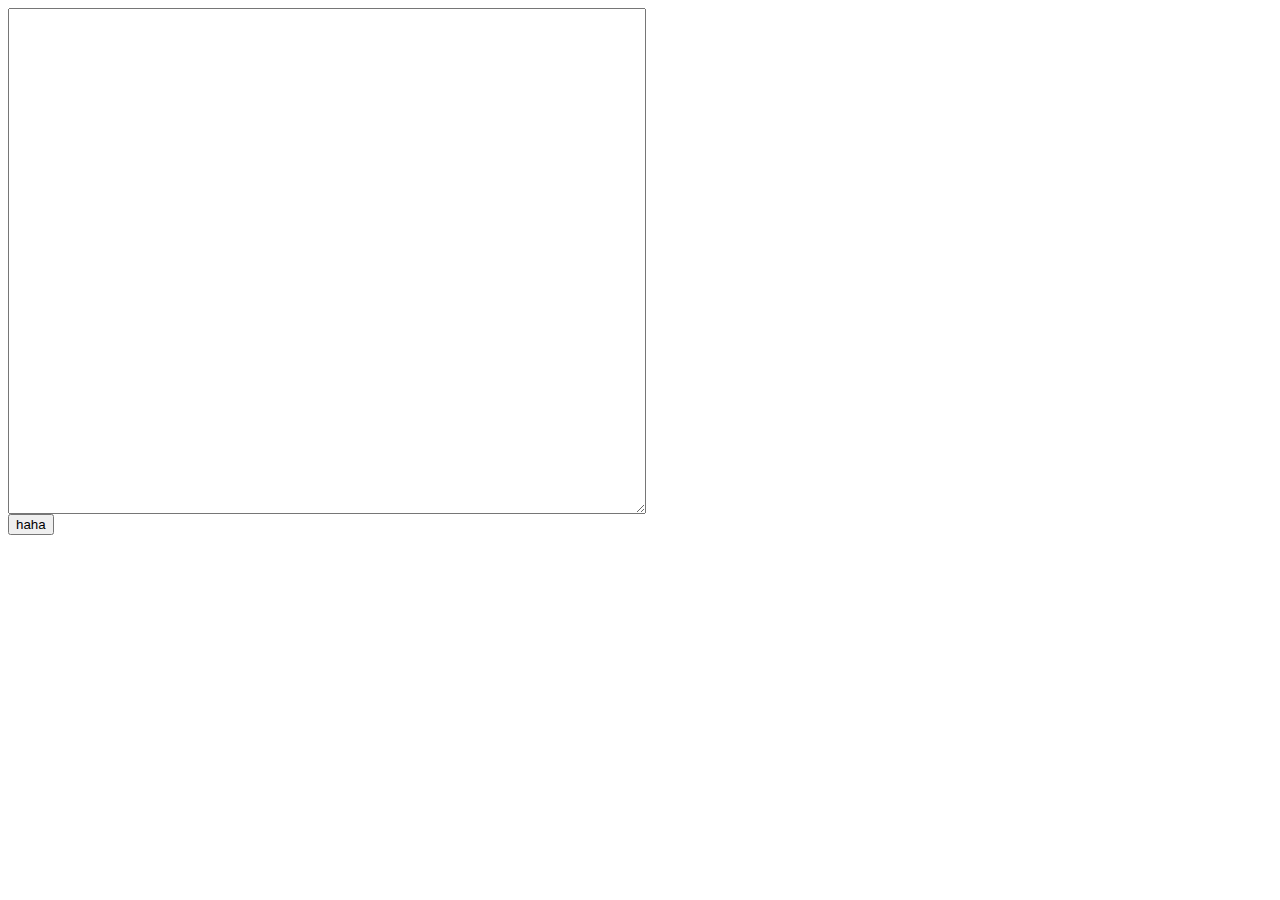
<file: functions/dwxx/tmp.htm>
<!DOCTYPE html PUBLIC "-//W3C//DTD HTML 4.01 Transitional//EN" "http://www.w3.org/TR/html4/loose.dtd">
<meta charset="UTF-8" content="">
<meta content="width=device-width,user-scalable=no" name="viewport">
<meta name="x5-fullscreen" content="true">
<meta name="full-screen" content="yes">
<html xmlns="http://www.w3.org/1999/xhtml">

<head>
    <title></title>
    <base href="http://192.168.1.15/cdapp/functions/dwxx/" />
    <base target="_blank" />
    <script src="http://ajax.aspnetcdn.com/ajax/jQuery/jquery-3.2.1.min.js"></script>
</head>
<body>
    <div>
            <textarea style="height:500px;width:50%"></textarea>
    </div>
    <div>
            <input id="test" type="button" value="haha">
    </div>

<script>
    $("#test").click(function(){
        //$.ajaxSetup({async: false});
        //alert("going");
        url="tmp.php";
        //setInterval("", 1000);
        $.get(url,function(data,status){
            alert(data+" "+status);
        });
    });
</script>
</body>
</file>
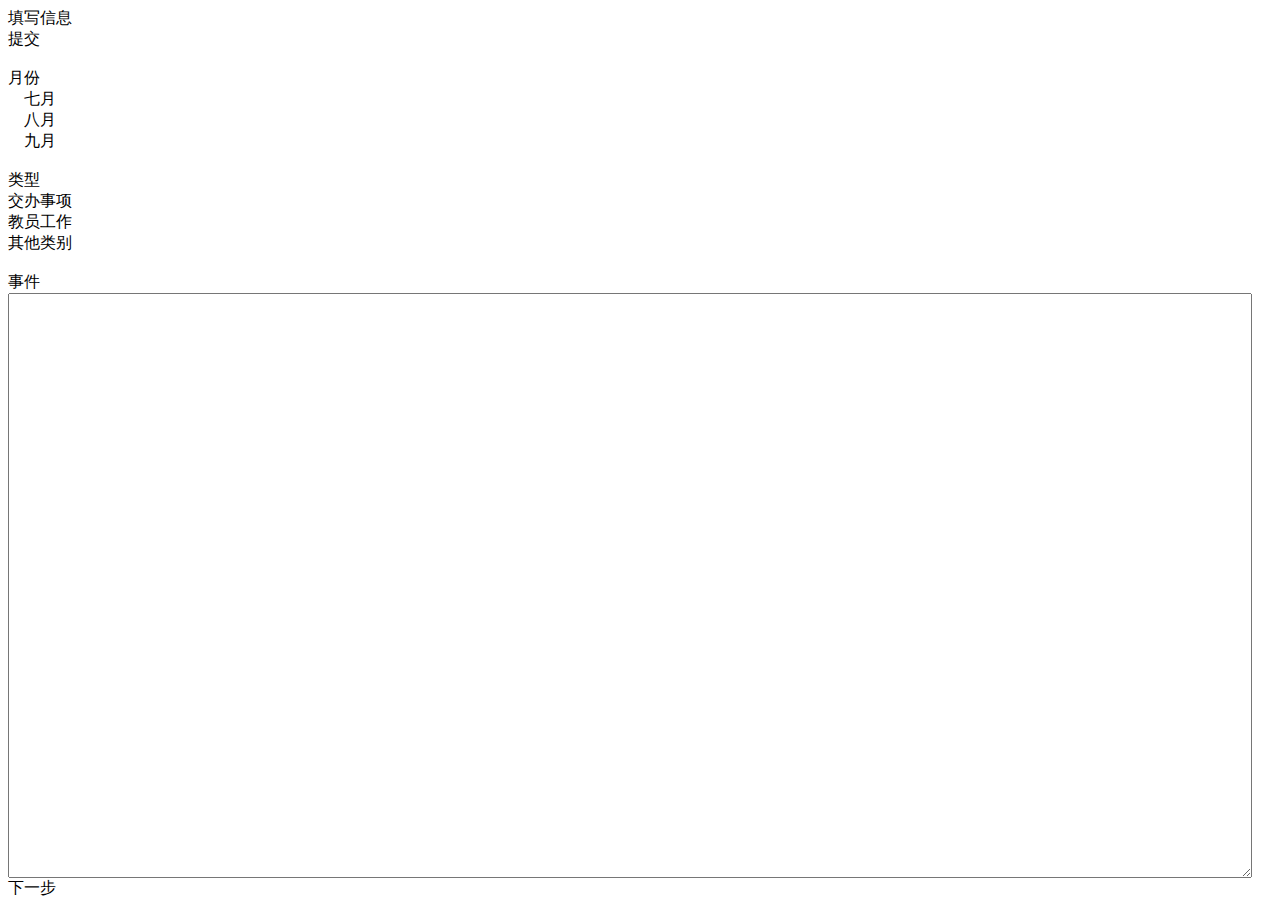
<file: functions/jxgl/test.html>
<!DOCTYPE html PUBLIC "-//W3C//DTD HTML 4.01 Transitional//EN" "http://www.w3.org/TR/html4/loose.dtd">
<meta charset="UTF-8" content="">
<meta name="viewport" content="width=device-width, initial-scale=1, maximum-scale=1, user-scalable=no">
<meta name="format-detection" content="telephone=no" />
<html xmlns="http://www.w3.org/1999/xhtml">
<head>
    <title>绩效申报</title>
    <base href="http://straydoggie.cn:81/cdapp/functions/jxgl/" /> 
    <base target="_blank" />
    <link href="css/popup.css" rel="stylesheet" type="text/css" />
    <link href="css/page.css" rel="stylesheet" type="text/css" />
    <script src="jquery-1.8.0.js"></script>
</head>
<body oncontextmenu="return false;" onselectstart="return false">
    <div id="container" >
        <div id="view1">
            <div class="header" id="header1">
            <div class="header_text">填写信息</div>
            <div class="header_text_weak">提交</div>
            </div>
            <div class="content" id="content1">
            	<div class="clear"><br></div>
            	<div class="label">月份</div>
            	<div class="clear"></div>
				<div class="button_round_left">　七月　</div>
          		<div class="button_round_center_blank">　八月　</div>
          		<div class="button_round_right_blank">　九月　</div>
          		<div class="clear"><br></div>
          		<div class="label">类型</div>
           		<div class="clear"></div>
           		<div class="button_round_left">交办事项</div>
          		<div class="button_round_center_blank">教员工作</div>
          		<div class="button_round_right_blank">其他类别</div>
          		<div class="clear"><br></div>
           		<div class="label">事件</div>
           		<div class="clear"></div>
           		<textarea class="input_round_textarea" id="input1" style="float:left;"></textarea>
           		<div class="clear"></div>
           		<div id="space1"></div>
           		<br>
           		<div class="button_round" style="float: left">下一步</div>
           		<div class="clear"></div>
           		<br>
            </div>
            <div class="footer" id="footer1" >
            </div>
        </div>
		<div id="view2">

		</div>
    </div>
    <div id="popups">
        <div class="popup_cover" id="popcover"></div>
    </div>
	<script type="text/javascript">
		document.getElementById("input1").style.height=0;
		var pageWidth=window.innerWidth;
		var pageHeight=window.innerHeight;
		var content1=document.getElementById("content1");
		var header1=document.getElementById("header1");
		var footer1=document.getElementById("footer1");
		var input1=document.getElementById("input1");
		var content1AdjustedHeight=pageHeight-header1.offsetHeight-footer1.offsetHeight;
		var input1AdjustedHeight=content1AdjustedHeight-content1.offsetHeight;
		var input1AdjustedWidth=pageWidth-42;
		//alert("pageWidth="+pageWidth+"\r\n"+"pageWidth="+pageWidth+"\r\n"+"clientWidth="+clientWidth);
		content1.style.height=content1AdjustedHeight+"px";
		input1.style.height=input1AdjustedHeight+"px";
		input1.style.width=input1AdjustedWidth+"px";
    </script>
</body>
</html>
</file>
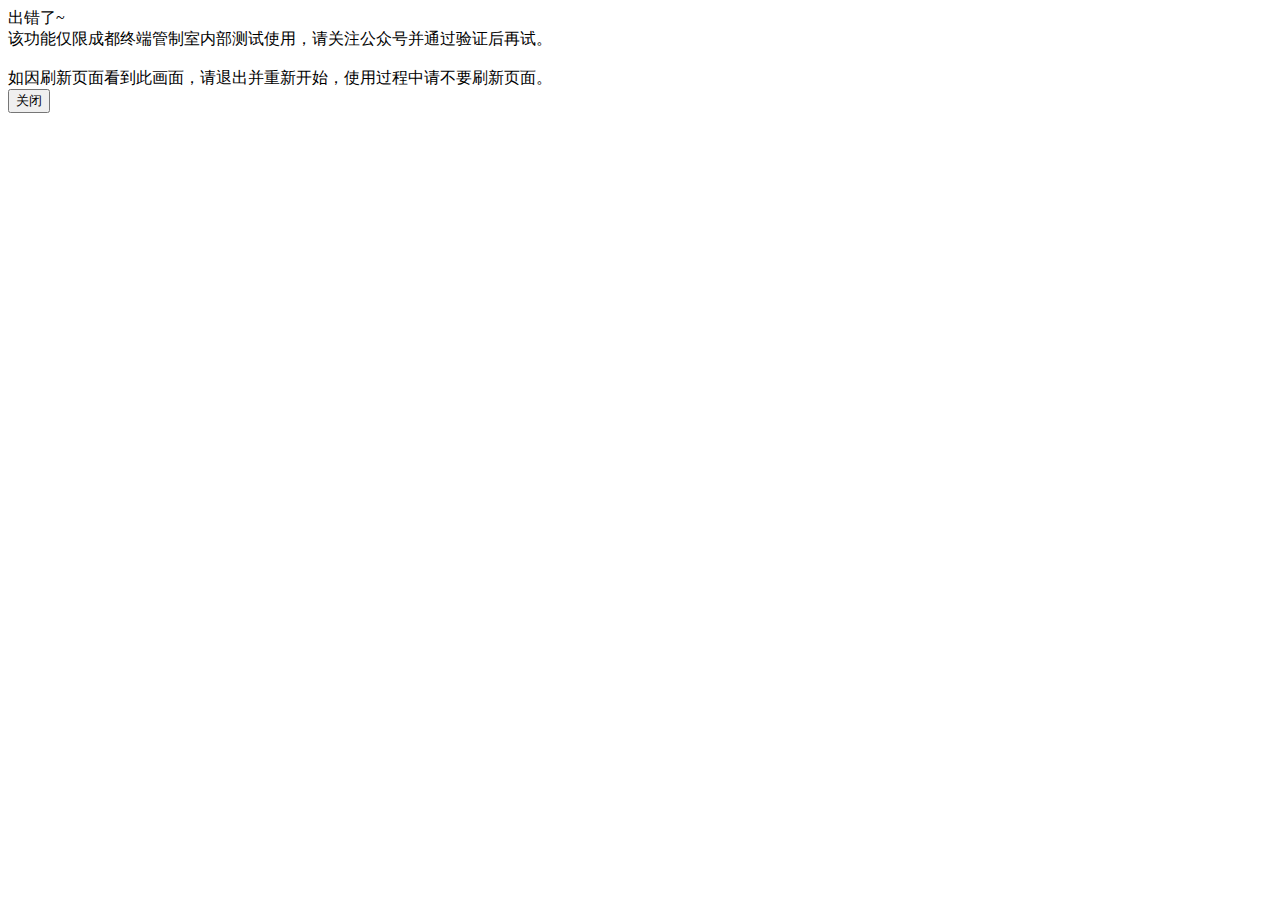
<file: functions/zztk/html/forbidden.html>
<!DOCTYPE html PUBLIC "-//W3C//DTD HTML 4.01 Transitional//EN" "http://www.w3.org/TR/html4/loose.dtd">
<meta charset="UTF-8" content="">
<meta name="viewport" content="width=device-width, initial-scale=1, maximum-scale=1, user-scalable=no">
<meta name="format-detection" content="telephone=no"/>
<html xmlns="http://www.w3.org/1999/xhtml">
<head>
    <title>机场代码练习</title>
    <base href="http://straydoggie.cn:81/cdapp/functions/zztk/html/"/>
    <base target="_blank"/>
    <link href="css/exercise_code.css" rel="stylesheet" type="text/css"/>
    <script src="jquery-1.8.0.js"></script>
</head>
<body oncontextmenu="return false;" onselectstart="return false">
<div id="container">
    <div class="popup_title" id="poptitle">出错了~</div>
    <div class="popup_text" id="poptext">该功能仅限成都终端管制室内部测试使用，请关注公众号并通过验证后再试。<br><br>如因刷新页面看到此画面，请退出并重新开始，使用过程中请不要刷新页面。</div>
    <input class="popup_button" id="popbutton" type="button" value="关闭" onclick="closepop()">
</div>
<script type="text/javascript">
    function closepop() {
        window.opener = null;
        window.open('', '_self');
        window.close();
        WeixinJSBridge.invoke('closeWindow', {}, function (res) {
        });
    }
</script>
</body>
</html>
</file>
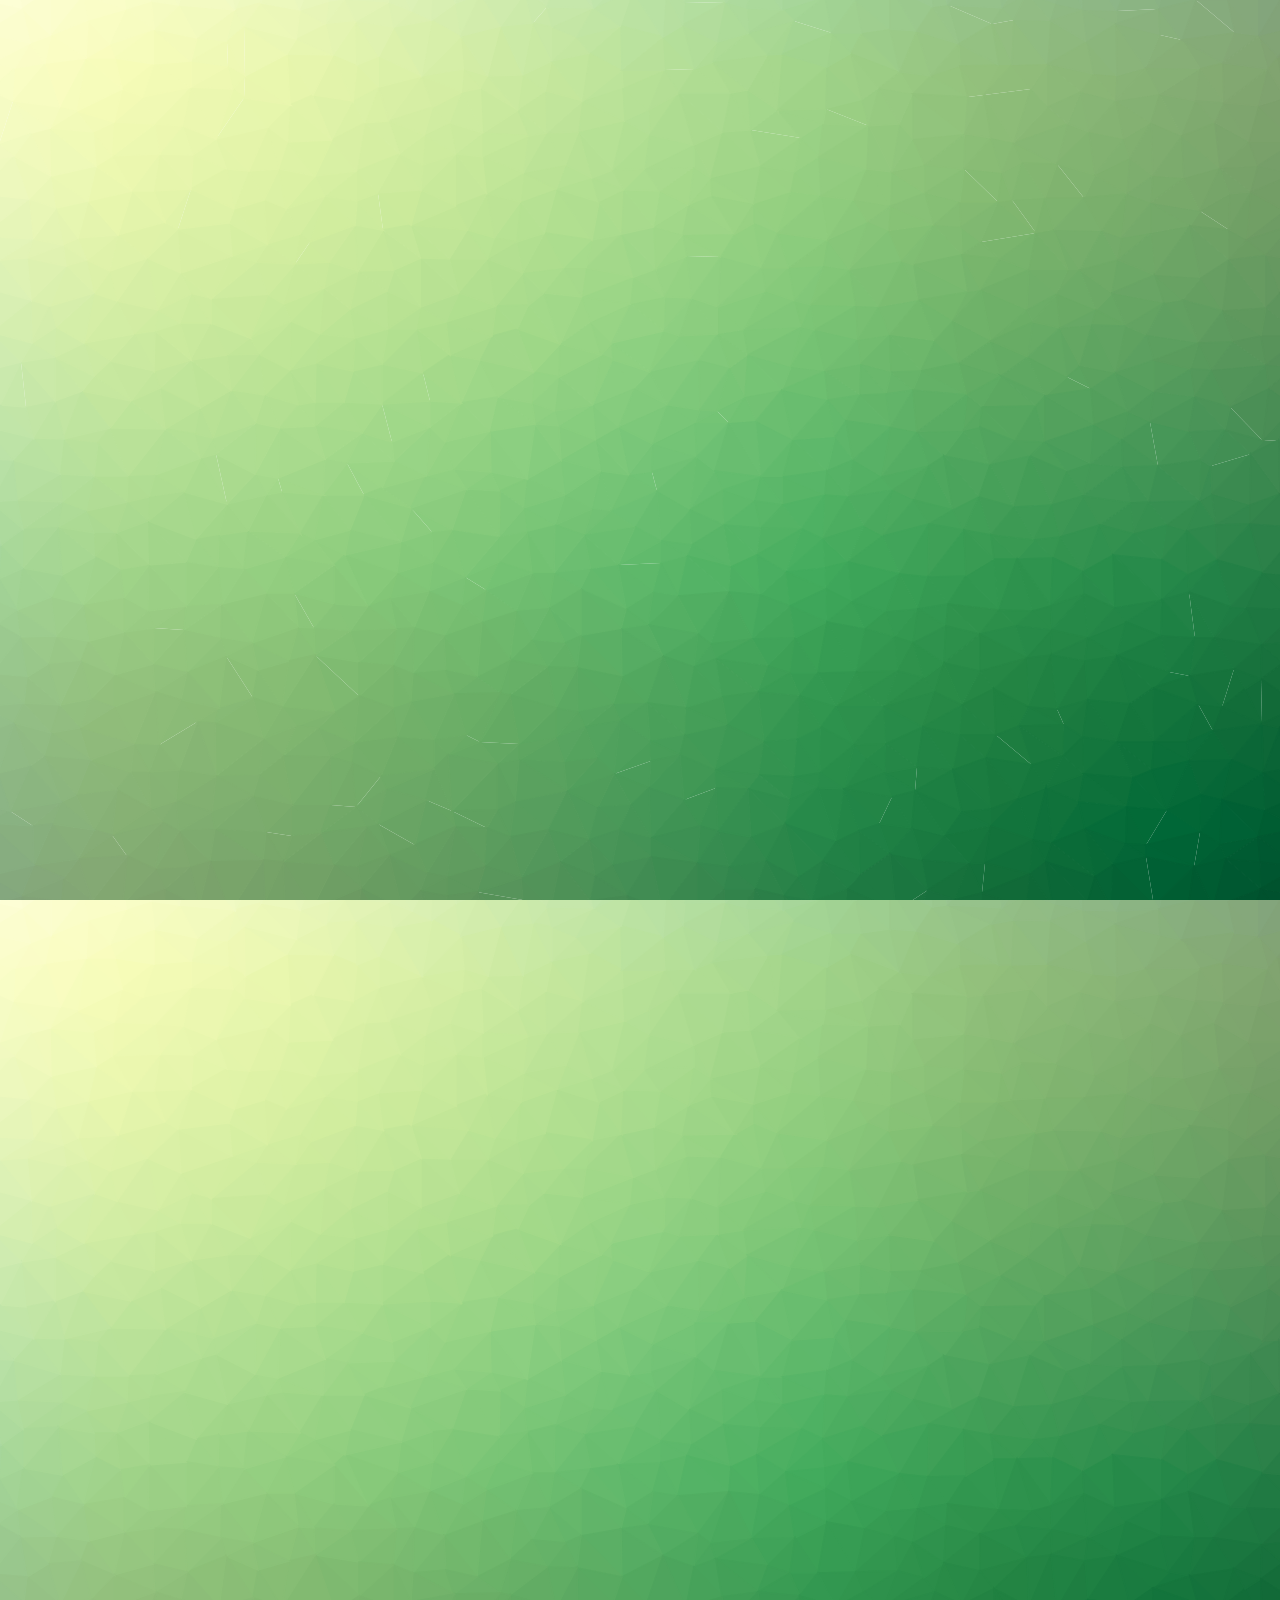
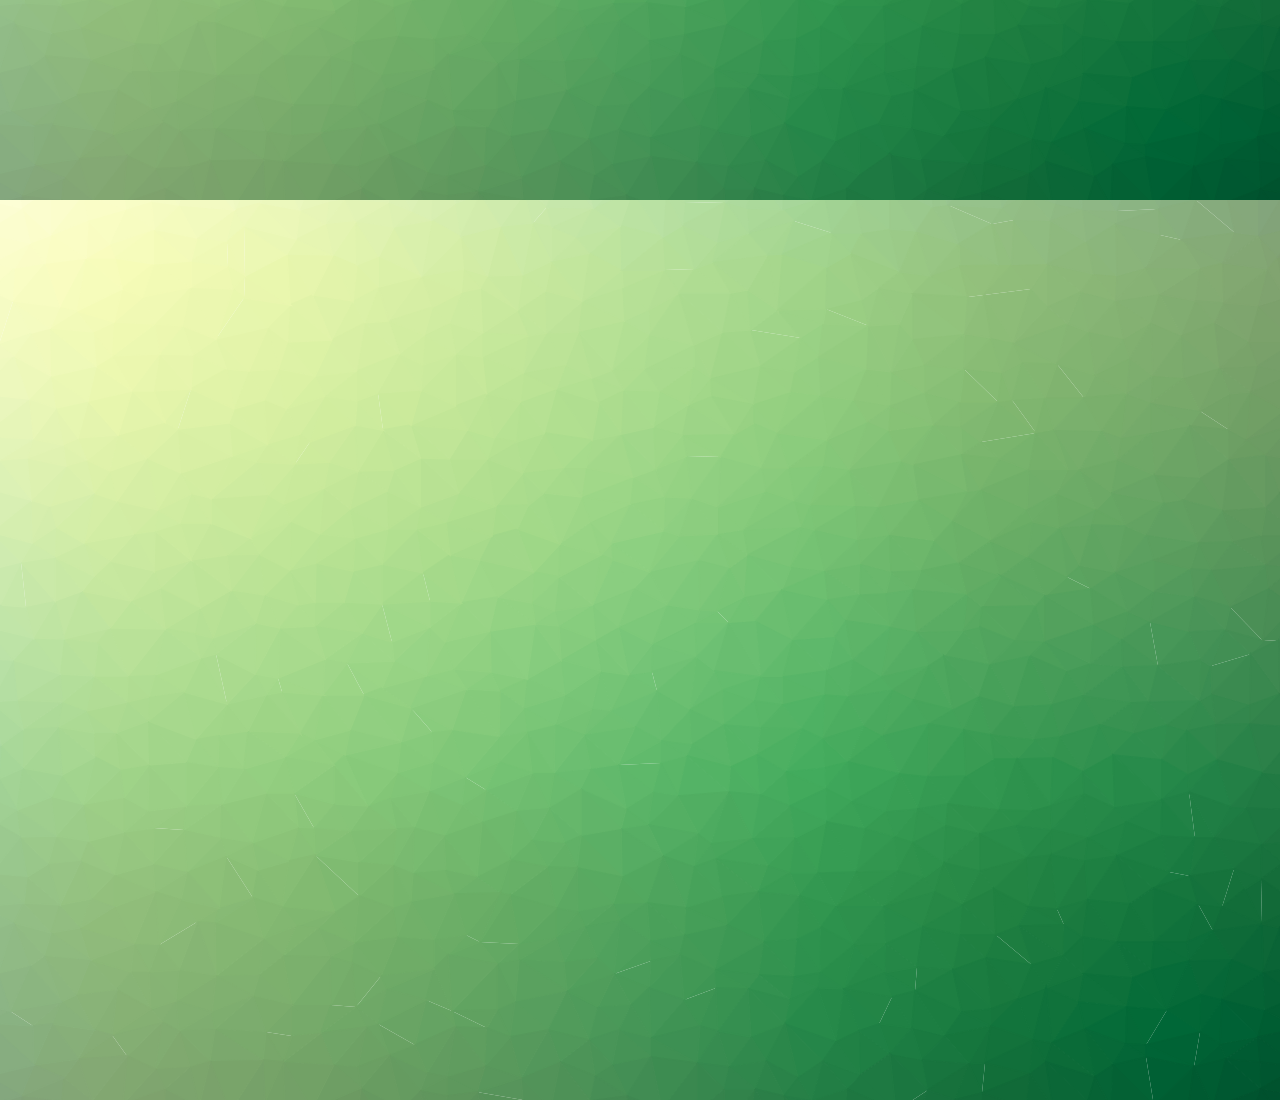
<file: functions/import/trianglify-1.2.0/examples/basic-web-example.html>
<!DOCTYPE html>
<html lang="en">
  <head>
    <meta charset="utf-8">
    <meta http-equiv="X-UA-Compatible" content="IE=edge">
    <meta name="viewport" content="width=device-width, initial-scale=1">
    <title>Trianglify basic example</title>
    <style>
    html, body {
      margin: 0 0;
      padding: 0 0;
      text-align: center;
      font-size: 0;
    }
    </style>
  </head>
  <body>
  <script src="../dist/trianglify.min.js"></script>
  <script>
  // set up the base pattern
  var pattern = Trianglify({
    height: window.innerHeight,
    width: window.innerWidth,
    cell_size: 30 + Math.random() * 100})

  // canvas
  document.body.appendChild(pattern.canvas())

  // svg
  document.body.appendChild(pattern.svg())

  // png
  var png = document.createElement('img')
  png.src = pattern.png()
  document.body.appendChild(png)
  </script>
  </body>
</html>
</file>
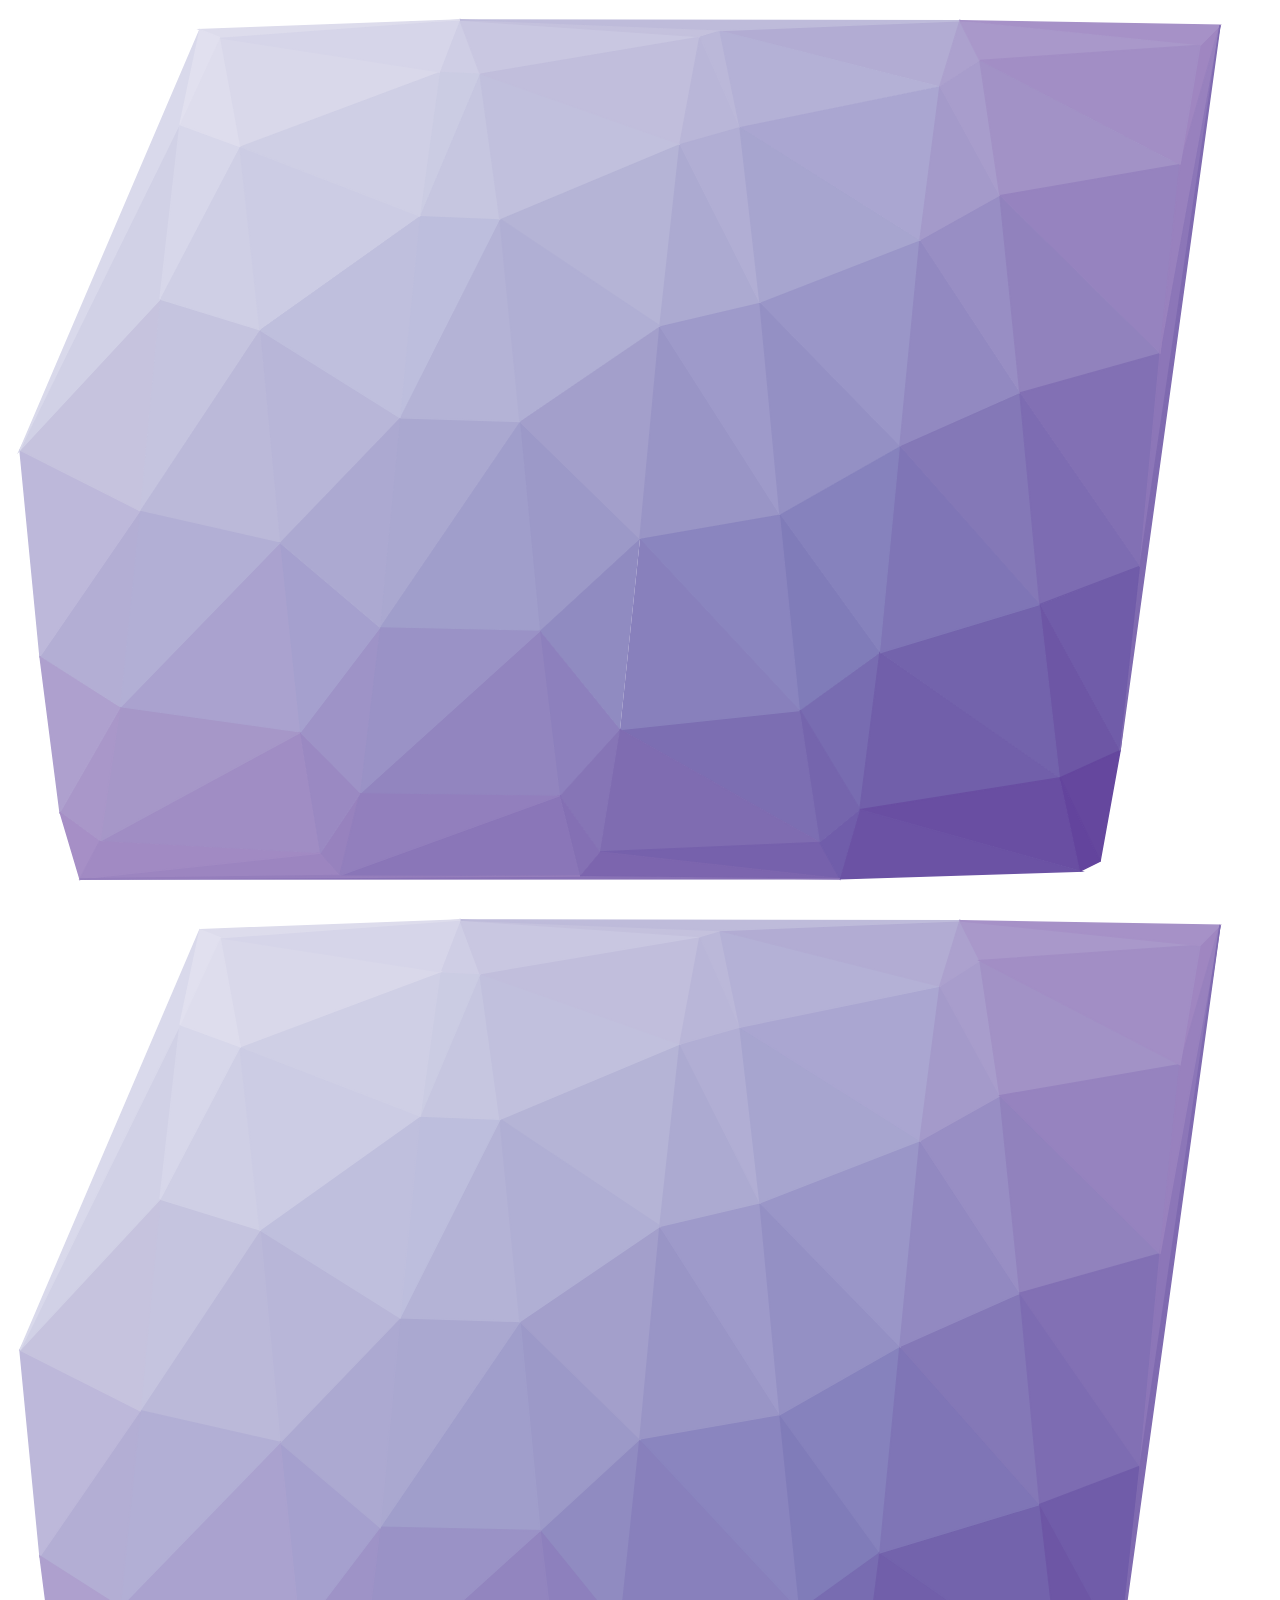
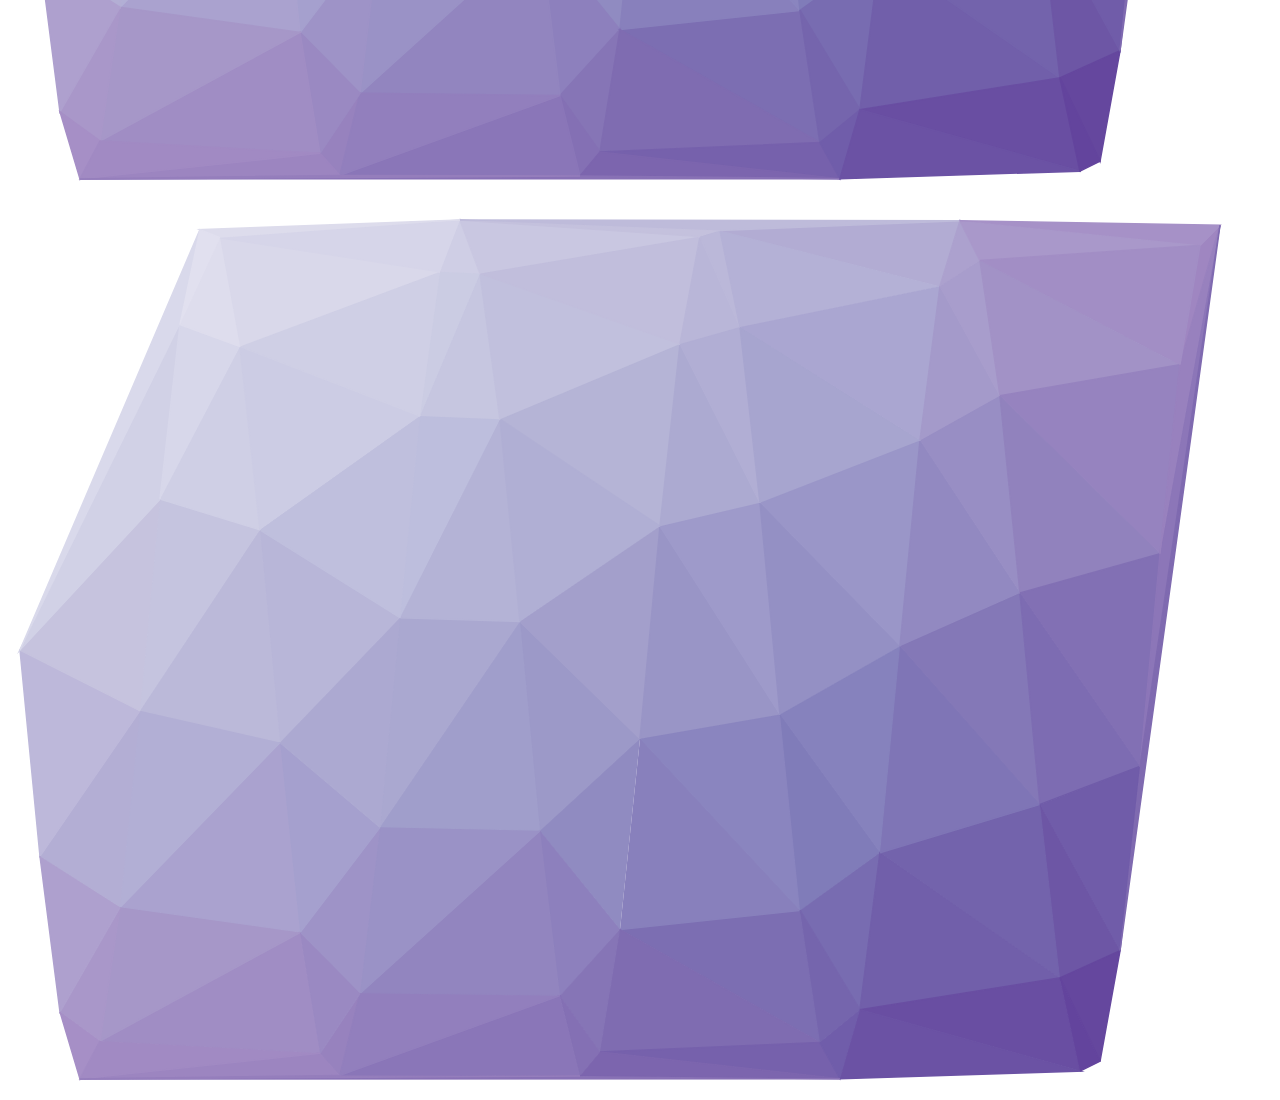
<file: functions/import/trianglify-1.2.0/examples/cutom-points-example.html>
<!DOCTYPE html>
<html lang="en">
  <head>
    <meta charset="utf-8">
    <meta http-equiv="X-UA-Compatible" content="IE=edge">
    <meta name="viewport" content="width=device-width, initial-scale=1">
    <title>Trianglify custom points example</title>
    <style>
    html, body {
      margin: 0 0;
      padding: 0 0;
      text-align: center;
      font-size: 0;
    }
    </style>
  </head>
  <body>
  <script src="../dist/trianglify.min.js"></script>
  <script>

  var h = window.innerHeight, w = window.innerWidth;
  var center_y = h * 0.5, center_x = w * 0.5;
  
  var points = [];
  var spacing = 20;
  var t = 0;
  // generate a sine wave of points
  for(var x = spacing; x < w - (spacing*2); x += spacing) {
	var y = center_y + Math.sin(t) * (center_y - spacing);
	points.push([x, y]);
	t += 0.5;
  }

  // set up the base pattern
  var pattern = Trianglify({
    height: h,
    width: w,
    points: points,
    cell_size: 30 + Math.random() * 100})

  // canvas
  document.body.appendChild(pattern.canvas())

  // svg
  document.body.appendChild(pattern.svg())

  // png
  var png = document.createElement('img')
  png.src = pattern.png()
  document.body.appendChild(png)
  </script>
  </body>
</html>
</file>
<file: functions/jxgl/css/popup.css>
*:not(input,textarea) {
    moz-user-select: -moz-none;
    -moz-user-select: none;
    -o-user-select: none;
    -khtml-user-select: none;
    -webkit-user-select: none;
    -ms-user-select: none;
    user-select: none;
}

.popup_div {
    display: none;
    z-index: 999;
    margin: 0px;
    position: absolute;
    top: 40px;
    left: 30px;
    background: #ddd;
    border: #444 1px solid;
    border-radius: 10px;
    box-shadow: 0px 0px 20px rgba(0, 0, 0, 0.6);
}

.popup_cover {
    display: none;
    z-index: 998;
    margin: 0px;
    position: absolute;
    top: 0px;
    left: 0px;
    background-color: rgba(0, 0, 0, 0.6);

}

.popup_title {
    color: #444;
    margin: 10px 20px 10px 15px;
    font-size: 20px;
    text-shadow: -1px 0 0px #ddd, /*向左阴影*/ 0 -1px 1px #bbb, /*向上阴影*/ 1px 0 1px #ddd, /*向右阴影*/ 0 1px 0px #fff; /*向下阴影*/
    text-align: left;
}

.popup_text {
    color: #444;
    font-size: 16px;
    margin: 10px 20px 15px 20px;
    text-align: left;
    text-shadow: -1px 0 1px #eee, /*向左阴影*/ 0 -1px 1px #ccc, /*向上阴影*/ 1px 0 1px #eee, /*向右阴影*/ 0 1px 1px #fff; /*向下阴影*/
}

.popup_button_blue {
    -webkit-appearance: none;
    border-radius: 10px;
    border: solid 1px #aaa;
    border: none;
    font-size: 16px;
    background-color: #08e;
    color: #fff;
    padding: 10px 20px;
    margin: 20px 10px;
    box-shadow: 0px 1px 6px #666;
}
.popup_button_orange {
    -webkit-appearance: none;
    border-radius: 10px;
    border: solid 1px #aaa;
    border: none;
    font-size: 16px;
    background-color: #e60;
    color: #fff;
    padding: 10px 20px;
    margin: 20px 10px;
    box-shadow: 0px 1px 6px #666;
}

.popup_button_grey {
    -webkit-appearance: none;
    border-radius: 10px;
    border: solid 1px #aaa;
    border: none;
    font-size: 16px;
    background-color: #444;
    color: #fff;
    padding: 10px 20px;
    margin: 20px 10px;
    box-shadow: 0px 1px 6px #666;
}
</file>
<file: functions/jxgl/css/page.css>
* {

}
*:not(input,textarea) {
	moz-user-select: -moz-none;
	-moz-user-select: none;
	-o-user-select: none;
	-khtml-user-select: none;
	-webkit-user-select: none;
	-ms-user-select: none;
	user-select: none;
}
:root {
	--color_bg: #eee;
	--color_std: #246;
	--radius_std: 3px;
	--radius_bg:5px;
	--color_sh:#000;
	--color_logo:#135;
	--size_ft1:18px;
	--size_ft2:14px;

}
body {
	background: var(--color_std);
	font-family: Helvetica, Arial, Sans-serif;
	margin: 0px;

	text-align: center;
}
.content {
	background: var(--color_bg);
	padding: 0px 10px;
	margin: 0px;
	box-shadow: 0px 0px 10px var(--color_sh);
	border-radius: var(--radius_bg);
}
.header {
	height: 55px;
	padding: 0px;
	margin: 0px;


}
.footer {
	height: 45px;
	padding: 0px;
	margin: 0px;
}
.clear {
	clear:both;
}
.header_text {
	color: var(--color_std);
	background: var(--color_bg);
	border-radius: var(--radius_std) var(--radius_std) 0px 0px;
	font-size: var(--size_ft1);
	height: 37px;
	padding: 3px 15px 0px 15px;
	margin: 10px 0px 0px 10px;
	float: left;
	box-shadow:
	-5px -4px 4px var(--color_sh),
	5px -4px 4px var(--color_sh);
	line-height: 37px;
}
.header_text_weak {
	color: var(--color_bg);
	padding: 3px 15px 0px 15px;
	margin: 10px 0px 0px 10px;
	font-size: var(--size_ft1);
	height: 37px;
	line-height: 37px;
	float: left;
}
.content {
	align-content: center;
	text-align: center;
}
.input_round {
	-webkit-appearance: none;
	border-radius: var(--radius_std);
	border: solid 1px #aaa;
	text-align: center;
	font-size: var(--size_ft2);
	background-color: var(--color_bg);
	color: var(--color_std);
	padding: 3px 10px;
	margin: 0px 10px;
	width: 100px;
	height: 40px;
	float: left;
}
.input_round_filled {
	-webkit-appearance: none;
	border-radius: var(--radius_std);
	border: solid 1px var(--color_std);
	text-align: center;
	font-size: var(--size_ft2);
	background-color: var(--color_std);
	color: var(--color_bg);
	width: 200px;
	padding: 10px 10px;
	margin: 10px 0px;
	float: none;
	box-shadow: 0px 0px 5px var(--color_sh);
}
.input_round_empty {
	-webkit-appearance: none;
	border-radius: var(--radius_std);
	border: solid 1px var(--color_std);
	text-align: center;
	font-size: var(--size_ft2);
	background-color: var(--color_bg);
	color: var(--color_std);
	width: 200px;
	padding: 10px 15px;
	margin: 10px 0px;
	float: none;
	box-shadow: 0px 0px 5px var(--color_sh);
}
.input_round_textarea {
	-webkit-appearance: none;
	border-radius: var(--radius_std);
	border: solid 1px var(--color_std);
	background-color: var(--color_bg);
	color: var(--color_std);
	font-size: var(--size_ft2);
	padding: 5px 10px;
	margin: 5px 0px;
}
.text {
	font-size: 16px;
	color: var(--color_std);
	text-align: left;
	background: none;
	border: none;
}
.text_light {
	font-size: 16px;
	color: var(--color_bg);
	text-align: left;
	background: none;
	border: none;
}
.label {
	color: var(--color_std);
	font-size: var(--size_ft2);
	text-align: center;
	float: left;
}
.label_logo {
	color: var(--color_logo);
	font-size: var(--size_ft2);
	text-align: center;
	float: none;
}
.label_round {
	-webkit-appearance: none;
	border-radius: var(--radius_std);
	border: solid 1px #aaa;
	border: none;
	font-size: var(--size_ft2);
	background-color: var(--color_std);
	color: var(--color_bg);
	padding: 5px 10px;
	margin: 15px 10px;
	box-shadow: 0px 1px 6px #666;
	text-align: left;
}
.dashline {
	color: var(--color_std);
	margin: 0px;
	padding: 5px 20px;
	font-size: var(--size_ft2);
	text-align: left;
	border-bottom: dashed 1px #aaa;
}

.button_round {
	-webkit-appearance: none;
	border-radius: var(--radius_std);
	border: solid 1px var(--color_std);
	border: none;
	font-size: var(--size_ft2);
	background-color: var(--color_std);
	color: var(--color_bg);
	padding: 5px 10px;
	margin: 10px 10px;
	float: left;
}
.button_round_light {
	-webkit-appearance: none;
	border-radius: var(--radius_std);
	border: solid 1px var(--color_bg);
	font-size: var(--size_ft2);
	background-color: var(--color_std);
	color: var(--color_bg);
	padding: 5px 10px;
	margin: 10px 10px;
	float: right;
}
.button_round_left{
	-webkit-appearance: none;
	border-radius: var(--radius_std) 0px 0px var(--radius_std);
	border: var(--color_std) 1px solid;
	border-right: none;
	font-size: var(--size_ft2);
	background-color: var(--color_std);
	color: var(--color_bg);
	padding: 5px 10px;
	margin: 5px 0px;
	float: left;
}
.button_round_center{
	-webkit-appearance: none;
	border-radius: 0px;
	border: var(--color_std) 1px solid;
	border-right: none;
	font-size: var(--size_ft2);
	background-color: var(--color_std);
	color: var(--color_bg);
	padding: 5px 10px;
	margin: 5px 0px;
	float: left;
}
.button_round_right{
	-webkit-appearance: none;
	border-radius: 0px var(--radius_std) var(--radius_std) 0px;
	border: var(--color_std) 1px solid;
	font-size: var(--size_ft2);
	background-color: var(--color_std);
	color: var(--color_bg);
	padding: 5px 10px;
	margin: 5px 0px;
	float: left;
}
.button_round_left_blank{
	-webkit-appearance: none;
	border-radius: var(--radius_std) 0px 0px var(--radius_std);
	border: var(--color_std) 1px solid;
	border-right: none;
	font-size: var(--size_ft2);
	background-color: transparent;
	color: var(--color_std);
	padding: 5px 10px;
	margin: 5px 0px;
	float: left;
}
.button_round_center_blank{
	-webkit-appearance: none;
	border-radius: 0px;
	border: var(--color_std) 1px solid;
	border-right: none;
	font-size: var(--size_ft2);
	background-color: transparent;
	color: var(--color_std);
	padding: 5px 10px;
	margin: 5px 0px;
	float: left;
}
.button_round_right_blank{
	-webkit-appearance: none;
	border-radius: 0px var(--radius_std) var(--radius_std) 0px;
	border: var(--color_std) 1px solid;
	font-size: var(--size_ft2);
	background-color: transparent;
	color: var(--color_std);
	padding: 5px 10px;
	margin: 5px 0px;
	float: left;
}
</file>
<file: functions/zztk/html/css/exercise_code.css>
*:not(input,textarea) {
    moz-user-select: -moz-none;
    -moz-user-select: none;
    -o-user-select:none;
    -khtml-user-select:none;
    -webkit-user-select:none;
    -ms-user-select:none;
    user-select:none;
}

body {
    font-family: Helvetica;
    background-color: #dddddd;
    margin: 0px;
}

.container {
    margin: 0px;
    padding: 0px;
    text-align: center;
}
.content{
    margin: 0px;
    padding: 0px;
    text-align: center;
}

.header{
    height:50px;
    background:#dddddd;
    line-height:65px;
    border-bottom:#aaa 1px solid;
    padding:5px 0px;

}

.footer{
    height:40px;
    background:#dddddd;
    line-height:40px;
    border-top:#aaa 1px solid;
    padding:0px;
    margin:0px;

}

.header_text{
    height:50px;
    color:#444;
    padding:0px 10px 0px 10px;
    font-size:20px;
    /*font-weight:bold;*/
    text-shadow:-1px 0 0px #ddd,    /*向左阴影*/
    0 -1px 1px #bbb,    /*向上阴影*/
    1px 0 1px #ddd,     /*向右阴影*/
    0 1px 0px #fff;     /*向下阴影*/
    text-align:center;
    vertical-align:middle;
    float:left;
    border-bottom:#09f 5px solid;

}

.header_text_weak{
    height:50px;
    color:#888;
    padding:0px 10px;
    font-size:20px;
    text-shadow:-1px 0 1px #eee,    /*向左阴影*/
    0 -1px 1px #ccc,    /*向上阴影*/
    1px 0 1px #eee,     /*向右阴影*/
    0 1px 1px #fff;     /*向下阴影*/
    text-align:center;
    vertical-align:middle;
    float:left;
}

.footer_text{
    height:50px;
    color:#888;
    padding:0px 10px;
    font-size:10px;
    text-shadow:-1px 0 1px #eee,    /*向左阴影*/
    0 -1px 1px #ccc,    /*向上阴影*/
    1px 0 1px #eee,     /*向右阴影*/
    0 1px 1px #fff;     /*向下阴影*/
    text-align:center;
    vertical-align:middle;
}

.button_round_grey {
    -webkit-appearance:none;
    border-radius: 10px;
    border:solid 1px #aaa;
    border:none;
    font-size:16px;
    background-color:#444;
    color:#fff;
    padding:10px;
    margin:5px;
    box-shadow:0px 0px 5px #999;
}

.button_round_blue {
    -webkit-appearance:none;
    border-radius: 10px;
    border:solid 1px #aaa;
    border:none;
    font-size:16px;
    background-color:#09f;
    color:#fff;
    padding:10px;
    margin:5px;
    box-shadow:0px 0px 5px #999;
}

.button_round_left_grey {
    -webkit-appearance:none;
    border-radius: 10px 0px 0px 10px;
    border:solid 1px #444;
    font-size:16px;
    background-color:#444;
    color:#fff;
    padding:10px;
    margin:5px 0px 5px 5px;
    float: left;
}

.button_round_left_blank {
    -webkit-appearance:none;
    border-radius: 10px 0px 0px 10px;
    border:solid 1px #444;
    font-size:16px;
    background-color:#444;
    color:#fff;
    padding:10px;
    margin:5px 0px 5px 5px;
    float: left;
}

.button_round_right_grey {
    -webkit-appearance:none;
    border-radius: 0px 10px 10px 0px;
    border:solid 1px #444;
    border-left:none;
    font-size:16px;
    background-color:#444;
    color:#fff;
    padding:10px;
    margin:5px 5px 5px 0px;
    float: left;
}

.button_round_right_blank {
    -webkit-appearance:none;
    border-radius: 0px 10px 10px 0px;
    border:solid 1px #444;
    border-left:none;
    font-size:16px;
    background-color: transparent;
    color:#444;
    padding:10px;
    margin:5px 5px 5px 0px;
    float: left;
}

.textbox_round {
    -webkit-appearance:none;
    border-radius: 10px;
    border:solid 1px #aaa;
    border: none;
    font-size:16px;
    background-color:#fff;
    color:#09f;
    padding:10px;
    margin:5px;
    text-align:center;
    box-shadow:0px 0px 5px #aaa;
}

.text_standerd {
    color:#444;
    padding:0px 10px 0px 10px;
    font-size:16px;
    text-shadow:
        -1px 0 0px #ddd,    /*向左阴影*/
        0 -1px 1px #bbb,    /*向上阴影*/
        1px 0 1px #ddd,     /*向右阴影*/
        0 1px 0px #fff;     /*向下阴影*/
    text-align:left;
}

.popup_form {
    display:none;
    z-index:999;
    margin:0px;
    position:absolute;
    top:40px;
    left:30px;
    background:#ddd;
    border:#444 1px solid;
    border-radius:10px;
    box-shadow:0px 0px 20px rgba(0,0,0,0.6);
}

.popup_cover {
    display:none;
    z-index:998;
    margin:0px;
    position:absolute;
    top:0px;
    left:0px;
    background-color:rgba(0,0,0,0.6);
}

.popup_title {
    color:#444;
    margin:10px 20px 10px 15px;
    font-size:20px;
    text-shadow:
            -1px 0 0px #ddd,    /*向左阴影*/
            0 -1px 1px #bbb,    /*向上阴影*/
            1px 0 1px #ddd,     /*向右阴影*/
            0 1px 0px #fff;     /*向下阴影*/
    text-align:left;
}

.popup_text {
    color:#444;
    font-size:16px;
    margin:10px 20px 15px 20px;
    text-align:left;
    text-shadow:
            -1px 0 1px #eee,    /*向左阴影*/
            0 -1px 1px #ccc,    /*向上阴影*/
            1px 0 1px #eee,     /*向右阴影*/
            0 1px 1px #fff;     /*向下阴影*/
}
.popup_button {
    -webkit-appearance:none;
    border-radius: 10px;
    border:solid 1px #aaa;
    border:none;
    font-size:16px;
    background-color:#09f;
    color:#fff;
    padding:10px 30px;
    margin:15px;
    box-shadow:0px 0px 5px #999;
}
</file>
